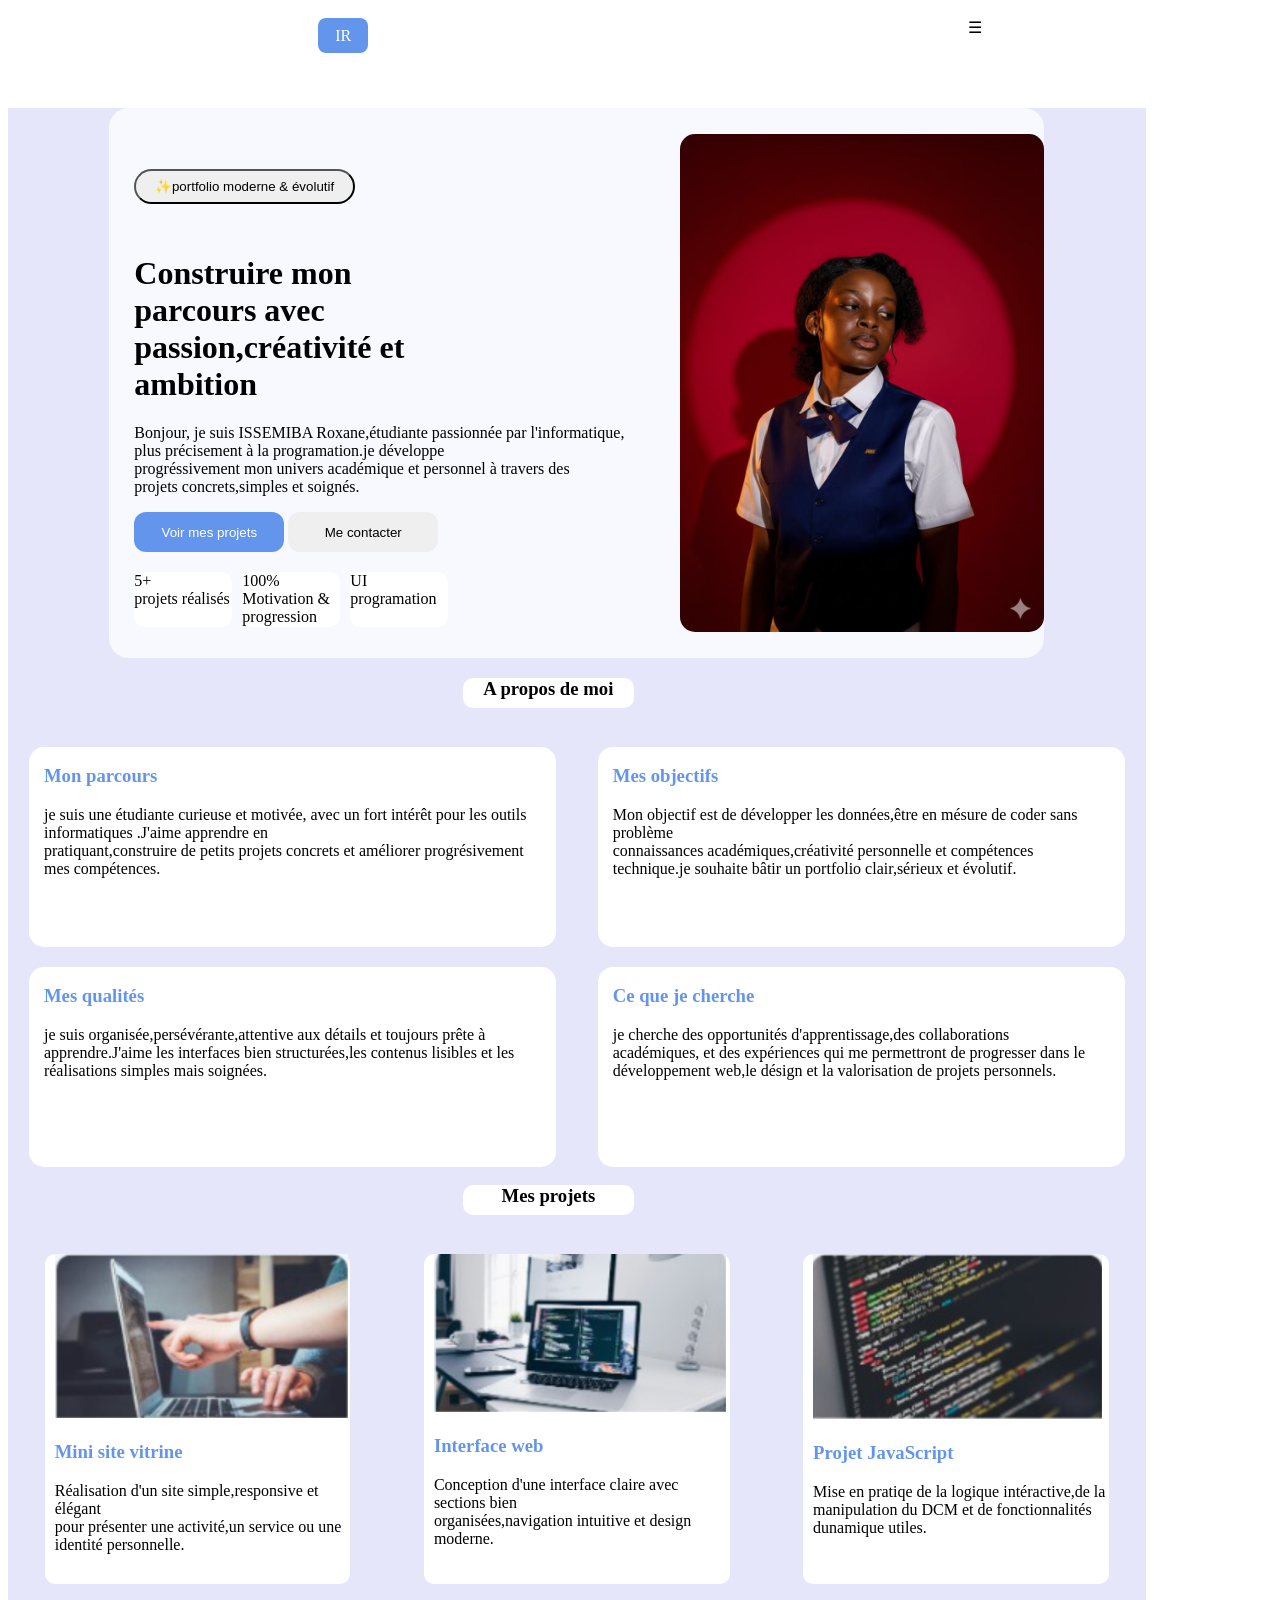
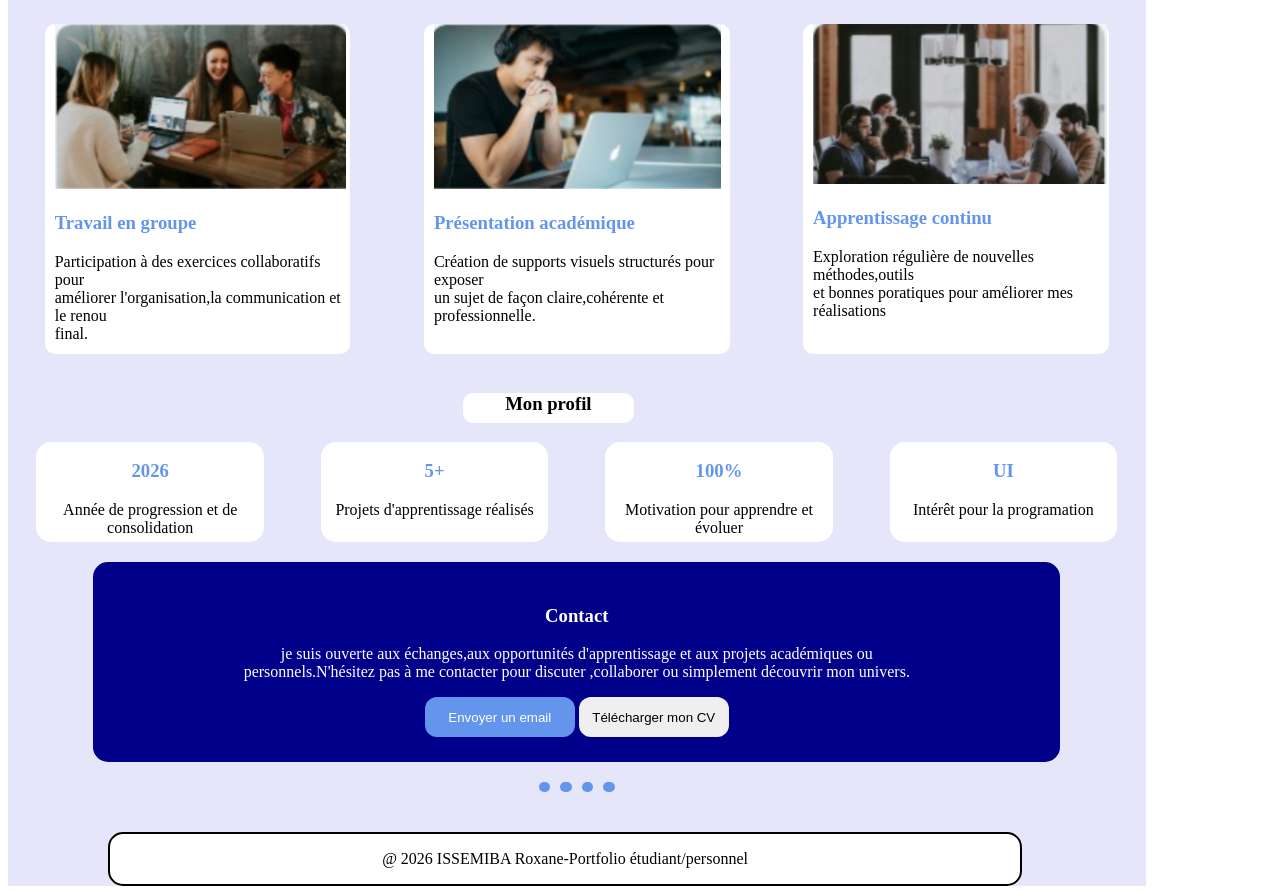
<file: index.html>
<!DOCTYPE html>
<html lang="en">
<head>
    <meta charset="UTF-8">
    <meta name="viewport" content="width=device-width, initial-scale=1.0">
    <title>Roxane</title>
    <link rel="stylesheet" href="CSS/exo9.CSS">
</head>
<body>
    <div class="ligne">
        <div class="logo">IR</div>
        <div class="menu">
            <input type="checkbox" name=""id="int">
            <label for="int" class="label">☰</label>
            <ul class="ul">
            <li><a href="#pt">Accueil</a></li>
            <li><a href="#pr">A propos</a></li>
            <li><a href="#pn">Projets</a></li>
            <li><a href="#pm">Profil</a></li>
            <li><a href="#pl">Contact</a></li>
            </ul> 
        </div>
    </div>
    <div class="container">
        <div class="rectangle" id="pt">
            <div>
              <button class="portfolio">✨portfolio moderne & évolutif</button>
            <h1>Construire mon <br>parcours avec <br>passion,créativité et <br>ambition</h1>
            <p>Bonjour, je suis ISSEMIBA Roxane,étudiante passionnée par l'informatique,<br>plus précisement à la programation.je développe <br>progréssivement mon univers académique et personnel à travers des <br>projets concrets,simples et soignés.</p>
            <button class="bt1">Voir mes projets</button>
            <button class="bt2">Me contacter</button>
         <div class="carré">
         <div class="carré1">5+<br>projets réalisés</div>
         <div class="carré1">100% <br>Motivation & progression</div>
         <div class="carré1">UI <br>programation</div>
        </div>
            </div>
        <img src="image/IMG-20251021-WA0005.jpg" alt="" class="photo">
        </div>
        <h3 class="text" id="pr">A propos de moi</h3>
        <div class="rect1">
         <div class="rect4"><h3 class="r">Mon parcours</h3> je suis une étudiante curieuse et motivée, avec un fort intérêt pour les outils <br> informatiques .J'aime apprendre en <br>pratiquant,construire de petits projets concrets et améliorer progrésivement <br>mes compétences.</div>
         <div class="rect4"><h3 class="r">Mes objectifs</h3>Mon objectif est de développer les données,être en mésure de coder sans problème <br>connaissances académiques,créativité personnelle et compétences <br>technique.je souhaite bâtir un portfolio clair,sérieux et évolutif.</div>
        </div>
        <div class="rect1">
         <div class="rect4"><h3 class="r">Mes qualités</h3>je suis organisée,persévérante,attentive aux détails et toujours prête à <br>apprendre.J'aime les interfaces bien structurées,les contenus lisibles et les <br>réalisations simples mais soignées.</div>
         <div class="rect4"><h3 class="r">Ce que je cherche</h3>je cherche des opportunités d'apprentissage,des collaborations <br>académiques, et des expériences qui me permettront de progresser dans le <br>développement web,le désign et la valorisation de projets personnels.</div>
        </div>
         <h3 class="text" id="pn">Mes projets</h3>
         <div class="dis">
         <div class="ca"><img src="image/Capture d'écran 2026-04-13 203510.png" alt=""><h3 class="r">Mini site vitrine</h3><p>Réalisation d'un site simple,responsive et élégant <br>pour présenter une activité,un service ou une <br>identité personnelle.</p></div>
         <div class="ca"><img src="image/Capture d'écran 2026-04-13 203952.png" alt=""><h3 class="r">Interface web</h3><P>Conception d'une interface claire avec sections bien <br>organisées,navigation intuitive et design moderne.</P></div>
         <div class="ca"><img src="image/Capture d'écran 2026-04-13 204204.png" alt=""><h3 class="r">Projet JavaScript</h3><p>Mise en pratiqe de la logique intéractive,de la <br>manipulation du DCM et de fonctionnalités <br>dunamique utiles.</p></div>
         </div>
         <div class="dis">
         <div class="ca"><img src="image/Capture d'écran 2026-04-13 204403.png" alt=""><h3 class="r">Travail en groupe</h3><p>Participation à des exercices collaboratifs pour <br>améliorer l'organisation,la communication et le renou <br>final.</p></div>
         <div class="ca"><img src="image/Capture d'écran 2026-04-13 204547.png" alt=""><h3 class="r">Présentation académique</h3><p>Création de supports visuels structurés pour exposer <br>un sujet de façon claire,cohérente et professionnelle.</p></div>
         <div class="ca"><img src="image/Capture d'écran 2026-04-13 204723.png" alt=""><h3 class="r">Apprentissage continu</h3><p>Exploration régulière de nouvelles méthodes,outils <br>et bonnes poratiques pour améliorer mes réalisations</p></div>
         </div>
         <h3 class="text" id="pm">Mon profil</h3>
         <div class="dernier">
         <div class="vie"><h3 class="r">2026</h3>Année de progression et de <br> consolidation</div>
         <div class="vie"><h3 class="r">5+</h3>Projets d'apprentissage réalisés</div>
         <div class="vie"><h3 class="r">100%</h3>Motivation pour apprendre et évoluer</div>
         <div class="vie"><h3 class="r">UI</h3>Intérêt pour la programation</div>
         </div>
        <div class="fin">
            <div><h3 id="pl">Contact</h3><p>je suis ouverte aux échanges,aux opportunités d'apprentissage et aux projets académiques ou <br>personnels.N'hésitez pas à me contacter pour discuter ,collaborer ou simplement découvrir mon univers.</p><button class="bt1">Envoyer un email</button> <button class="bt2">Télécharger mon CV</button></div>
        </div>
        <div class="avant">
         <div class="rond"></div>
         <div class="rond"></div>
         <div class="rond"></div>
         <div class="rond"></div>
        </div>
        <div class="ligne2">@ 2026 ISSEMIBA Roxane-Portfolio étudiant/personnel</div> 
    </div>
    
    
</body>
</html>
</file>
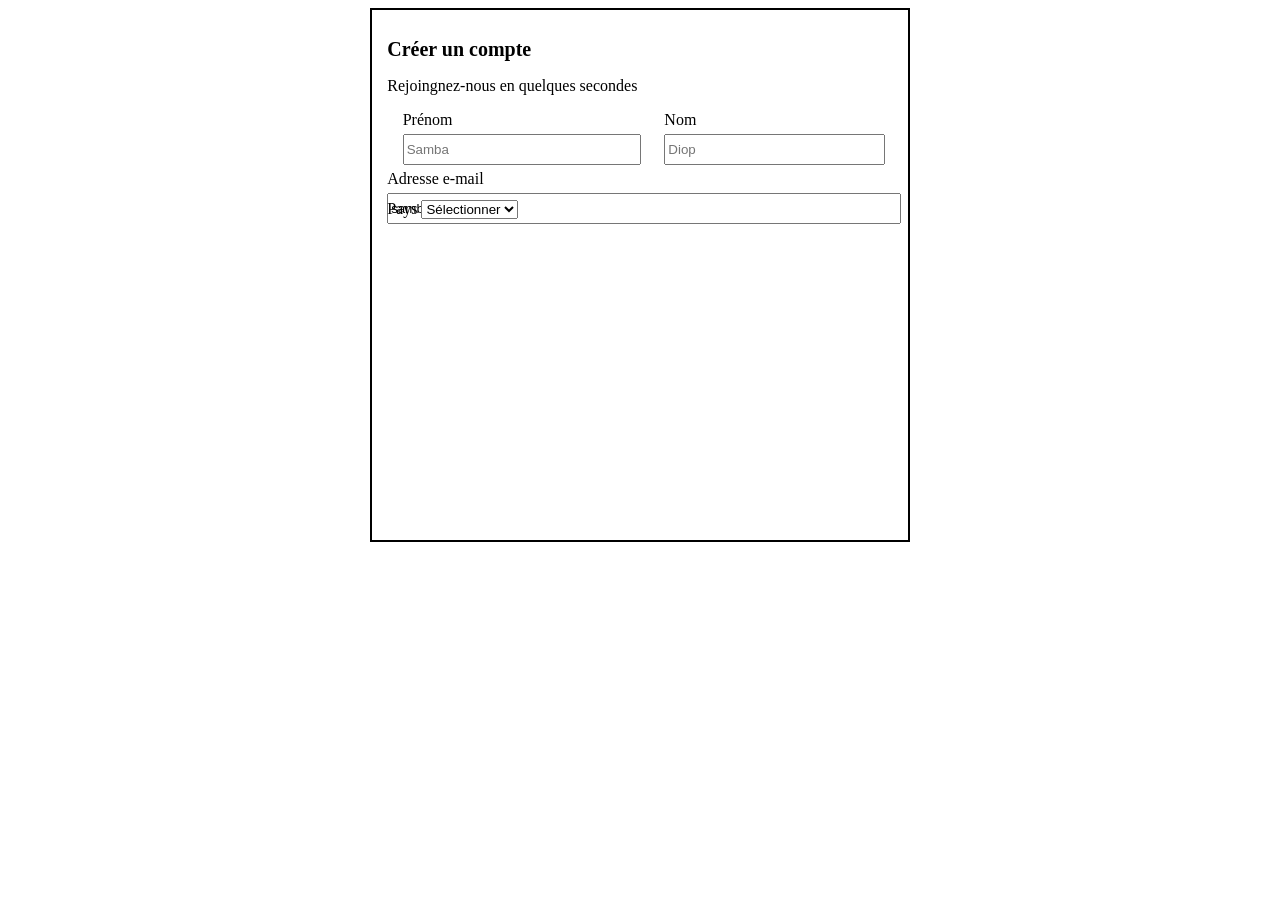
<file: exo3.html>
<!DOCTYPE html>
<html lang="en">

<head>
    <meta charset="UTF-8">
    <meta name="viewport" content="width=device-width, initial-scale=1.0">
    <title>Document</title>
    <link rel="stylesheet" href="CSS/exo3.CSS">
</head>

<body>
    <!-- <div class="container">
        <h1>Créer un compte</h1>
        <h3>Rejoignez-nous en quelques secondes</h3>
        <div class="ligne">
            <div>
                <h3>Prénom</h3>
                <p class="m">Samba</p>
            </div>
            <div>
                <h3>Nom</h3>
                <p class="m">Diop</p>
            </div>
        </div>
        <div>
            <h3>Adresse e-mail></h3>
            <p class="m">samba@exemple.fr</p>
        </div>
        <div>
            <h3>Pays</h3>
            <h2 class="m">Sélectionner...</h2>
        </div>
        <div>
            <h3>Mot de passe</h3>
            <p class="m">Min.8 caractères</p>
        </div>
        <div class="meme">
            <h4>J'accepte les</h4>
            <p class="i">condition d'utilisation</p>
            <h4>et la</h4>
            <p class="i">politique de confidentialité.</p>
        </div>
    </div> -->

    <div class="container">
        <h1>Créer un compte</h1>
        <p>Rejoingnez-nous en quelques secondes</p>

        <div class="contentInput">
            <div>
                <label for="">Prénom</label>
                <input type="text" placeholder="Samba">
            </div>
            <div>
                <label for="">Nom</label>
                <input type="text" placeholder="Diop ">
            </div>
        </div>

        <div class="content">
            <label for="">Adresse e-mail</label>
            <input type="text" value="samba@exemple.fr">
        </div>

         <div class="content">
            <label for="">Pays</label>
           <select name="" id="">
            <option value="">Sélectionner</option>
            <option value="">Gambie</option>
            <option value="">Niger</option>
            <option value="">Gabon</option>

           </select>
        </div>
    </div>
</body>

</html>
</file>
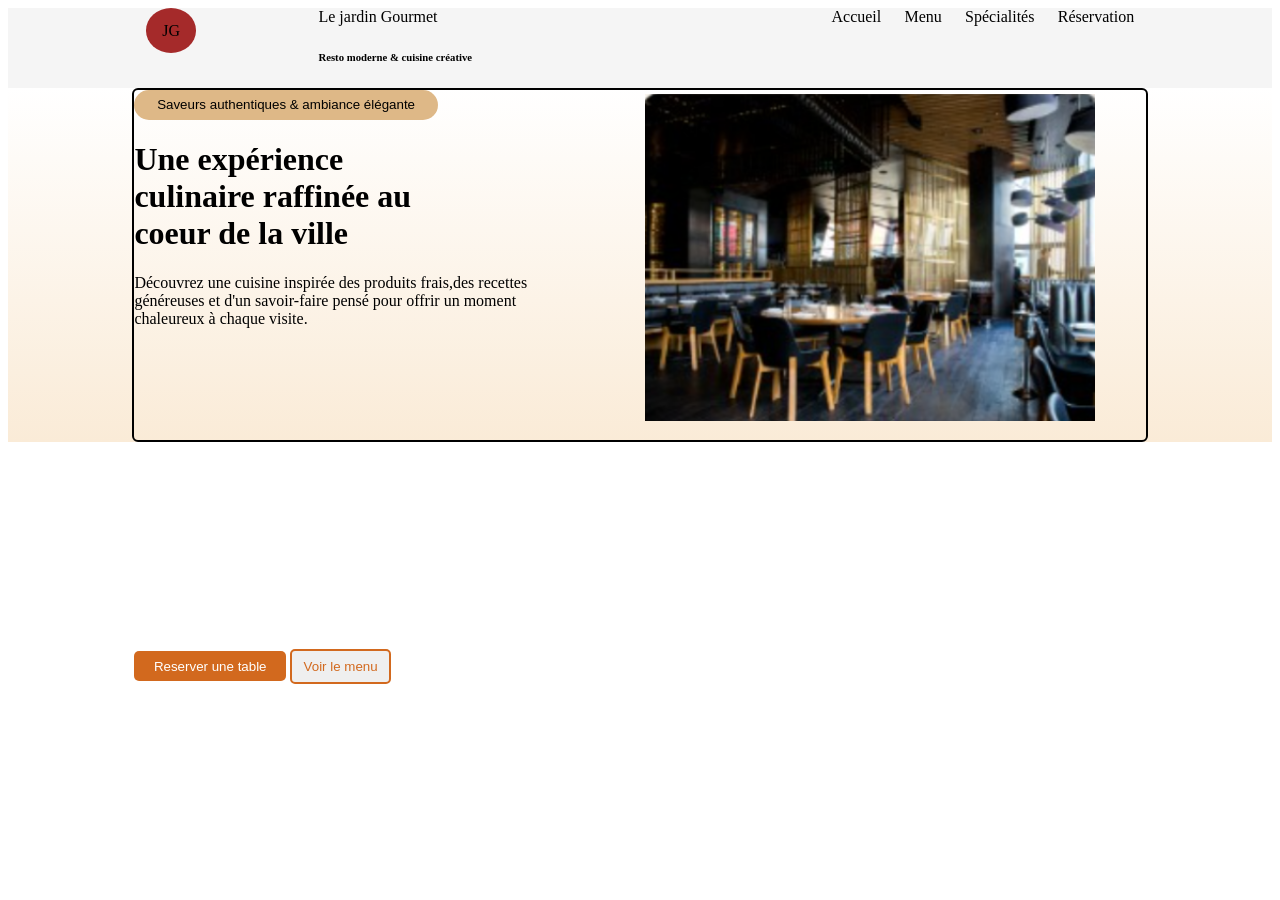
<file: exo7.html>
<!DOCTYPE html>
<html lang="en">
<head>
    <meta charset="UTF-8">
    <meta name="viewport" content="width=device-width, initial-scale=1.0">
    <title>Document</title>
    <link rel="stylesheet" href="CSS/exo7.CSS">
</head>
<body>
    <div class="container">
        <div class="ligne1">
            <div class="rond">JG</div>
            <div class="jardin">Le jardin Gourmet <br><h6>Resto moderne & cuisine créative</h6></div>
            <div class="coin">
            <div>Accueil</div>
            <div>Menu</div>
            <div>Spécialités</div>
            <div>Réservation</div>
            </div>
        </div>
        <div class="tableau">
        <div class="rectangle">
            <button class="bouton1">Saveurs authentiques & ambiance élégante</button>
            <h1>Une expérience <br> culinaire raffinée au <br> coeur de la ville</h1>
           <p>Découvrez une cuisine inspirée des produits frais,des recettes <br>généreuses et d'un savoir-faire pensé pour offrir un moment <br>chaleureux à chaque visite.</p> 
            <button class="bouton2">Reserver une table</button> <button class="bouton3">Voir le menu</button>
            <img src="image/Capture d'écran 2026-04-07 022824.png" alt="Capture" class="photo">
        </div>
        </div>
        
    </div>
    
</body>
</html>
</file>
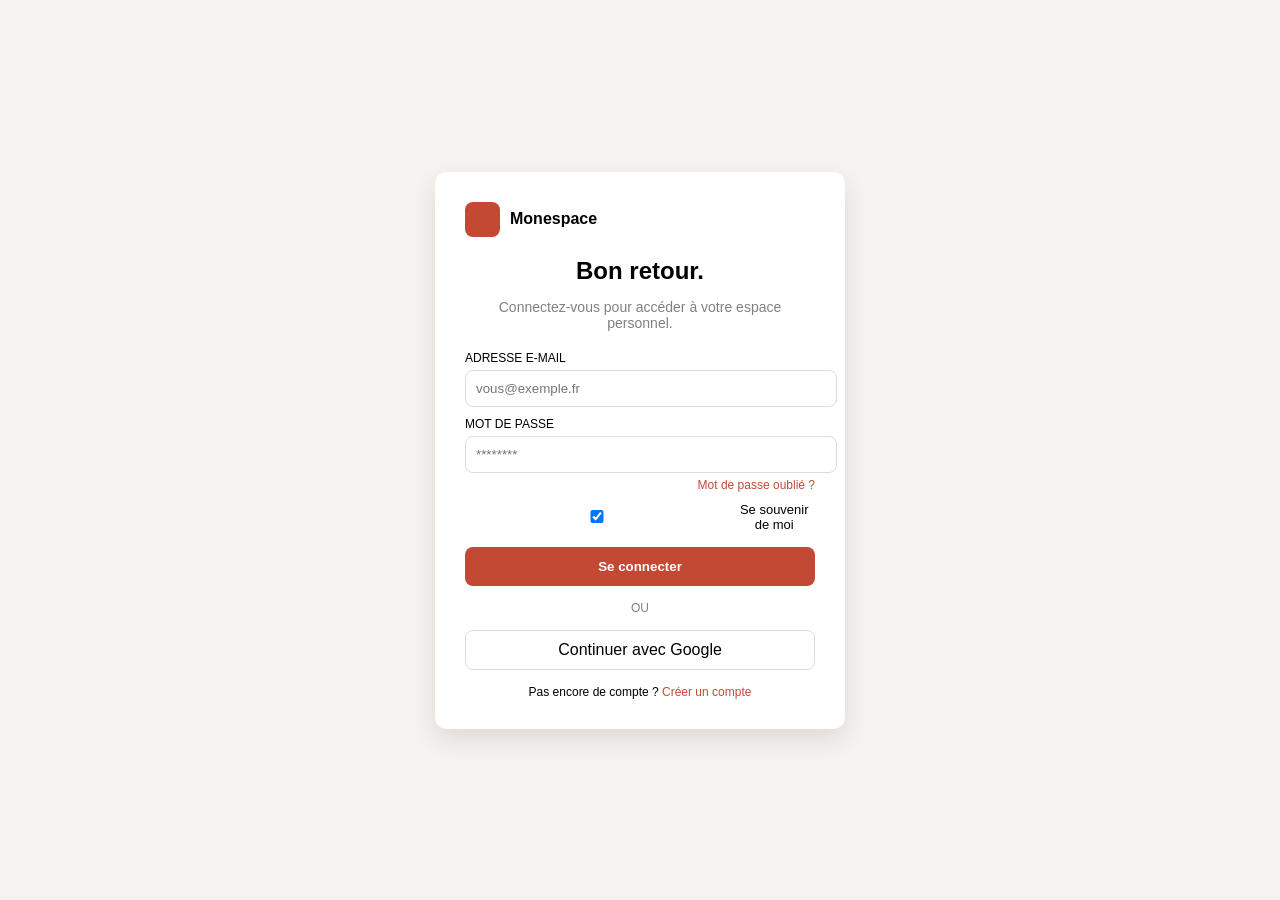
<file: formulaire.html>
<!DOCTYPE html>
<html lang="fr">
<head>
    <meta charset="UTF-8">
    <meta name="viewport" content="width=device-width, initial-scale=1.0">
    <title>Connexion</title>
    <link rel="stylesheet" href="CSS/formulaire.CSS">
</head>
<body>

<div class="container">
    <div class="header">
        <div class="icon"></div>
        <strong>Monespace</strong>
    </div>

    <h2>Bon retour.</h2>
    <p>Connectez-vous pour accéder à votre espace personnel.</p>

    <label>ADRESSE E-MAIL</label>
    <input type="email" placeholder="vous@exemple.fr">

    <label>MOT DE PASSE</label>
    <input type="password" placeholder="********">

    <div class="forgot">Mot de passe oublié ?</div>

    <div class="remember">
        <input type="checkbox" checked>
        <span>Se souvenir de moi</span>
    </div>

    <button>Se connecter</button>

    <div class="divider">OU</div>

    <div class="google">Continuer avec Google</div>

    <div class="footer">
        Pas encore de compte ? <span>Créer un compte</span>
    </div>
</div>

</body>
</html>
</file>
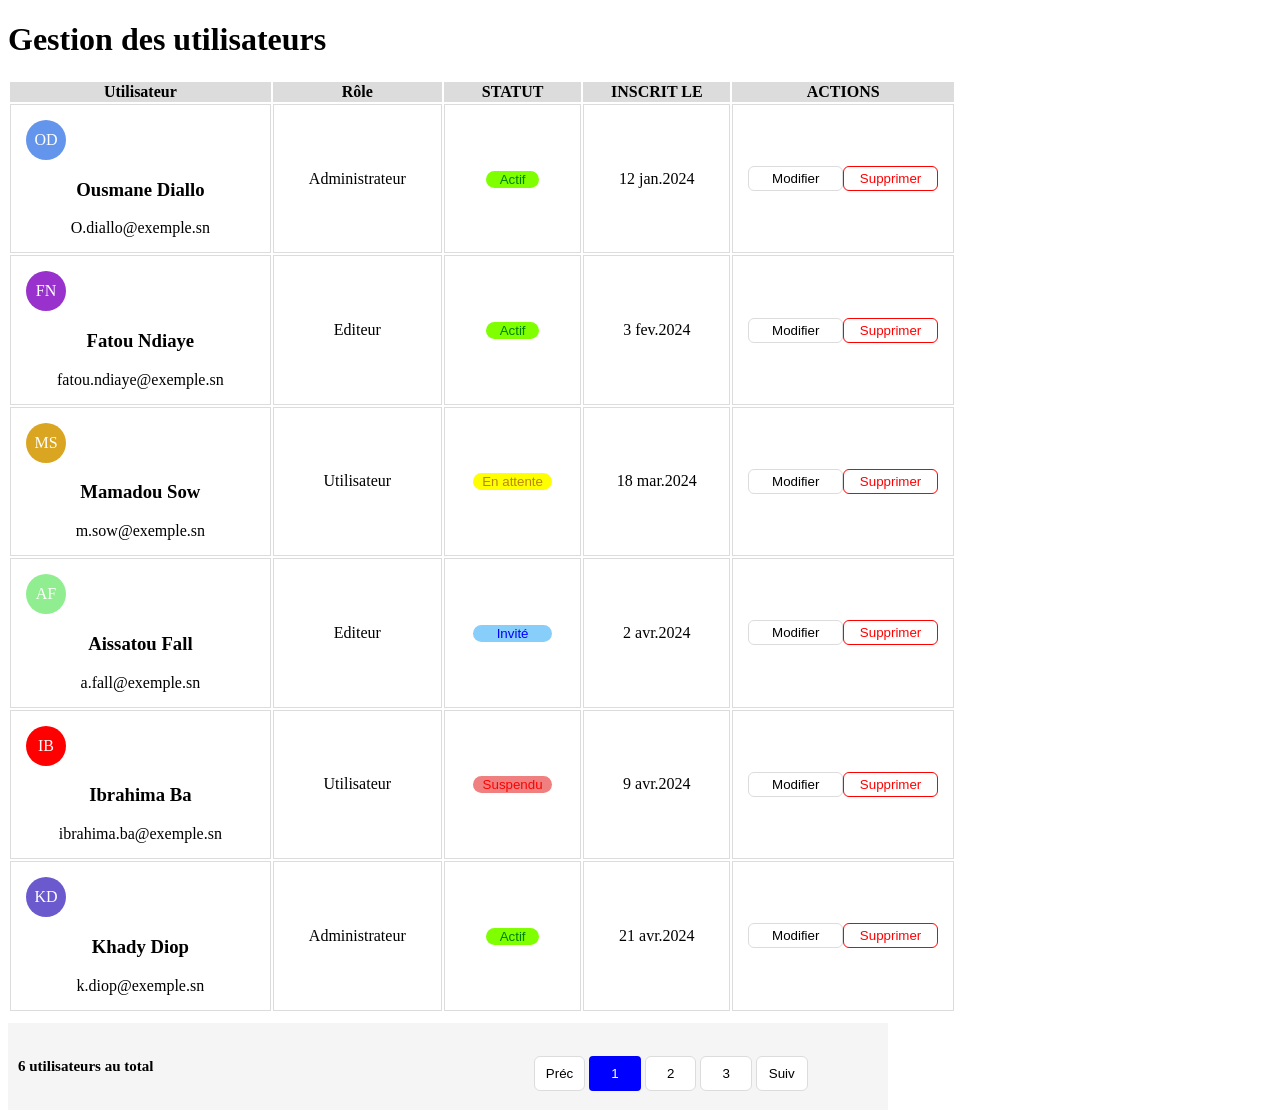
<file: tableau.html>
<!DOCTYPE html>
<html lang="en">
<head>
    <meta charset="UTF-8">
    <meta name="viewport" content="width=device-width, initial-scale=1.0">
    <title>Document</title>
    <link rel="stylesheet" href="CSS/tableau.CSS">
</head>
<body>
    <h1>Gestion des utilisateurs</h1>
 <table>
    <thead>
        <tr>
            <th>Utilisateur</th>
            <th>Rôle</th>
            <th>STATUT</th>
            <th>INSCRIT LE</th>
            <th>ACTIONS</th>
        </tr>
    </thead>

    <tbody>
        <tr>
            <td><div class="logo">OD</div><h3>Ousmane Diallo</h3>O.diallo@exemple.sn</td>
            <td>Administrateur</td>
            <td><button class="A">Actif</button></td>
            <td>12 jan.2024</td>
            <td><button class="MO">Modifier</button><button class="su">Supprimer</button></td>
        </tr>

        <tr>
            <td><div class="logo1">FN</div><h3>Fatou Ndiaye</h3>fatou.ndiaye@exemple.sn</td>
            <td>Editeur</td>
            <td><button class="A">Actif</button></td>
            <td>3 fev.2024</td>
            <td><button class="MO">Modifier</button><button class="su">Supprimer</button></td>
        </tr>
        <tr>
            <td><div class="logo2">MS</div><h3>Mamadou Sow</h3>m.sow@exemple.sn</td>
            <td>Utilisateur</td>
            <td><button class="E">En attente</button></td>
            <td>18 mar.2024</td>
            <td><button class="MO">Modifier</button><button class="su">Supprimer</button></td>
        </tr>
        <tr>
            <td><div class="logo3">AF</div><h3>Aissatou Fall</h3>a.fall@exemple.sn</td>
            <td>Editeur</td>
            <td><button class="I">Invité</button></td>
            <td>2 avr.2024</td>
            <td><button class="MO">Modifier</button><button class="su">Supprimer</button></td>
        </tr>
        <tr>
            <td><div class="logo4">IB</div><h3>Ibrahima Ba</h3>ibrahima.ba@exemple.sn</td>
            <td>Utilisateur</td>
            <td><button class="S">Suspendu</button></td>
            <td>9 avr.2024</td>
            <td><button class="MO">Modifier</button><button class="su">Supprimer</button></td>
        </tr>
        <tr>
            <td><div class="logo5">KD</div><h3>Khady Diop</h3>k.diop@exemple.sn</td>
            <td>Administrateur</td>
            <td><button class="A">Actif</button></td>
            <td>21 avr.2024</td>
            <td><button class="MO">Modifier</button><button class="su">Supprimer</button></td>
        </tr>
        
    </tbody>
</table>
<div class="pagination">
    <h5 class="tes">6 utilisateurs au total</h5>
    
    <div class="page">
        <button class="next">Préc</button>
        <button class="c">1</button>
        <button class="next">2</button>
        <button class="next">3</button>
        <button class="next">Suiv</button>
    </div>
</div>

 
</body>
</html>
</file>
<file: CSS/exo9.CSS>
.ligne{
    position: sticky;
    top: 0;
    width: 100%;
    height: 60px;
    background-color: white;
    display: flex;
    justify-content: space-around;
    padding: 10px;
}
.logo{
   width: 4%;
   height: 35px;
   border-radius: 8px;
   background-color:cornflowerblue ;
   display: flex;
   justify-content: center;
   align-items: center;
   color: white;
}
.menu{
    display: flex;
    gap: 10px;
}
#int{
    display: none;
}
.label{
    cursor: pointer;
}
.ul li{
    list-style: none;
}
.ul{
    position: fixed;
    top: 100px;
    right: -100%;
}
#int:checked+label+.ul{
    right: 0;
}
.container{
    background-color: lavender;
    width: 90%;
}
.rectangle{
    display: flex;
    align-items: center;
    justify-content: space-between;
    gap:20px;
    width: 80%;
    height: 550px;
    border-radius: 20px;
    margin: 20px auto;
    background-color: ghostwhite;
    padding-left: 25px;
}
.portfolio{
    width: 45%;
    height: 35px;
    border-radius: 20px;
    margin: 30px auto;
}
.photo{
    border-radius: 15px;
    width: 40%;
    height: auto;
    display: block;
    margin-left: auto;
}
.bt1{
    width: 150px;
    height: 40px;
    background-color: cornflowerblue;
    color: white;
    border-radius: 12px;
    border: none;
}
.bt2{
    width: 150px;
    height: 40px;
    border-radius: 12px;
    border: none;
}
.carré{
  display: flex;  
  justify-content: flex-start;
  gap: 10px;
  margin-top: 20px;
}
.carré1{
    width: 20%;
    height: 55px;
    border-radius: 10px;
    background-color: white;
}
.text{
    border-radius: 10px;
    width: 15%;
    height: 30px;
    text-align: center;
    margin-left: 40%;
    background-color: white;
}
.rect1{
    display: flex;
    justify-content: space-around;
}
.rect4{
    width: 45%;
    height: 200px;
    border-radius: 15px;
    margin-top: 20px;
    background-color: white;
    padding-left: 15px;
}
.r{
    color: cornflowerblue;
}
.dis{
    display: flex;

}
.ca{
    width:26% ;
    height: 330px;
    margin: 20px auto;
    border-radius: 10px;
    background-color: white;
    padding-left: 10px;
}
.dernier{
    display: flex;
    justify-content: space-around;
}
.vie{
    width: 20%;
    height: 100px;
    border-radius: 15px;
    text-align: center;
    background-color: white;
}
.fin{
    width: 85%;
    height: 200px;
    background-color: darkblue;
    border-radius: 15px;
    display: flex;
    margin: 20px auto;
    color: white;
    text-align: center;
    display: flex;
    justify-content: center;
    align-items: center;
}
.rond{
    width: 1%;
    height: 10px;
    border-radius: 30px;
    background-color: cornflowerblue;
}
.avant{
    display: flex;
    justify-content: center;
    gap: 10px;
}
.ligne2{
    border: 2px solid black;
    background-color: white;
    width: 80%;
    height: 50px;
    margin-top: 40px;
    border-radius: 15px;
    margin-left: 100px;
    display: flex;
    justify-content: center;
    align-items: center;
}
@media screen and (max-width: 768px){
    .rectangle{
        flex-direction: column;
        text-align: center;
    }

    .photo{
        width: 100%;
    }
    .ligne {
        flex-direction: column;
        height: auto;
        padding: 10px;
        gap: 10px;
    }

    .logo {
        width: 40px;
        height: 40px;
        margin: auto;
    }

    .menu {
        flex-direction: column;
        align-items: center;
    }

    .container {
        width: 100%;
    }

    .rectangle {
        width: 95%;
        height: auto;
        padding: 15px;
    }

    .photo {
        position: static;
        width: 100%;
        height: auto;
        margin-top: 20px;
    }

    .portfolio {
        width: 60%;
    }

    .carré {
        flex-direction: column;
        align-items: center;
    }

    .carré1 {
        width: 80%;
    }

    .text {
        width: 60%;
        margin-left: auto;
        margin-right: auto;
    }

    .rect1 {
        flex-direction: column;
        align-items: center;
    }

    .rect4 {
        width: 90%;
    }

    .dis {
        flex-direction: column;
    }

    .ca {
        width: 90%;
        height: auto;
    }

    .dernier {
        flex-direction: column;
        align-items: center;
        gap: 15px;
    }

    .vie {
        width: 80%;
    }

    .fin {
        width: 95%;
        height: auto;
        padding: 20px;
    }

    .ligne2 {
        width: 90%;
        margin-left: auto;
        margin-right: auto;
    }
}
</file>
<file: CSS/exo3.CSS>
/* .container{
    width: 80%;
    height: 100%;
    border: 2px solid black;
    padding-left: 10%;
}
.ligne{
    display: flex;
    gap: 25%;
}
.meme{
    display: flex;
}
.i{
    color: cornflowerblue;
}
.m{
    padding-left: 2%;
} */

.container{
    width: 40%;
    height: 500px;
    border: 2px solid black;
    margin: 0 auto;
    padding: 15px;
}

.container h1{
    font-size: 20px;
}

.container p{
    font-size: 16px;
}

.contentInput{
    width: 100%;
    display: flex;
    justify-content: space-around;
}

.contentInput div input{
    width: 100%;
    margin-top: 5px;
    height: 25px;
}

.content{
    width: 90%;
    margin: 0 auto;
    margin-top: 15px;
}

.content input{
    width: 100%;
    margin-top: 5px;
    height: 25px;
}
.content {
    width: 100%;
    margin-top: 5px;
    height: 25px;
}
</file>
<file: CSS/exo7.CSS>
.container{
    background-color: white;
    width: 100%;
    height: 100%;
}
.ligne1{
    background-color: whitesmoke;
    display: flex;
    justify-content: space-around;
}
.rond{
    background-color: brown;
    border-radius: 50%;
    width: 4%;
    height: 45px;
    display: flex;
    justify-content: center;
    align-items: center;
}
.jardin{
    justify-content: flex-start;
    transform: translate(-100%);
}
.coin{
    display: flex;
    justify-content: flex-end;
    gap: 10%;
}
.tableau{
    background: linear-gradient(white,antiquewhite);
}
.rectangle{
    border: 2px solid black;
    height: 350px;
    width: 80%;
    border-radius: 6px;
    margin: auto;
}
.bouton1{
    background-color: burlywood;
    border: none;
    border-radius: 30px;
    width: 30%;
    height: 30px;
}
.bouton2{
    background-color: chocolate;
    border: none;
    border-radius: 5px;
    width:15% ;
    height:30px ;
    color: white;
    top: 50%;
}
.bouton3{
    border: 2px solid chocolate;
    border-radius: 5px;
    height: 35px;
    width:10% ;
    color: chocolate;
}
.photo{
    width: 450px;
    height: auto;
    position: relative;
    top: -250px;
    left: 250px;
}
</file>
<file: CSS/formulaire.CSS>
body {
    margin: 0;
    font-family: Arial, sans-serif;
    background: #f6f2ef;
    display: flex;
    justify-content: center;
    align-items: center;
    height: 100vh;
}

.container {
    background: #fff;
    width: 350px;
    padding: 30px;
    border-radius: 12px;
    box-shadow: 0 10px 25px rgba(0,0,0,0.1);
    text-align: center;
}

.header {
    display: flex;
    align-items: center;
    gap: 10px;
    margin-bottom: 20px;
}

.icon {
    width: 35px;
    height: 35px;
    background: #c44934;
    border-radius: 8px;
}

h2 {
    margin: 10px 0 5px;
}

p {
    font-size: 14px;
    color: gray;
    margin-bottom: 20px;
}

label {
    display: block;
    text-align: left;
    font-size: 12px;
    margin: 10px 0 5px;
}

input {
    width: 100%;
    padding: 10px;
    border-radius: 8px;
    border: 1px solid #ddd;
    outline: none;
}

.forgot {
    text-align: right;
    font-size: 12px;
    color: #c44934;
    margin: 5px 0 10px;
}

.remember {
    display: flex;
    align-items: center;
    gap: 5px;
    font-size: 13px;
    margin-bottom: 15px;
}

button {
    width: 100%;
    padding: 12px;
    background: #c44934;
    border: none;
    border-radius: 8px;
    color: white;
    font-weight: bold;
    cursor: pointer;
}

.divider {
    margin: 15px 0;
    font-size: 12px;
    color: gray;
}

.google {
    border: 1px solid #ddd;
    padding: 10px;
    border-radius: 8px;
    cursor: pointer;
}

.footer {
    margin-top: 15px;
    font-size: 12px;
}

.footer span {
    color: #c44934;
    cursor: pointer;
}
</file>
<file: CSS/tableau.CSS>
table{
    width: 75%;
    text-align: center;
}

th {
    background-color: gainsboro;
    color: black;
}

td{
    border: 1px solid gainsboro;
    padding: 15px;
}

.pagination{
    width: 50%;
    display: flex;
    justify-content: space-between; 
    padding: 10px;
    align-items: center;

    margin-top: 10px;
}

.page{
    width: 40%;
    background-color: whitesmoke;
    height: 20px;
}
.logo{
    width: 40px;
    height: 40px;
    background-color: cornflowerblue;
    color: white;
    display: flex;
    justify-content: center;
    align-items: center;
    border-radius: 50%;
    margin-right: 10px;
}
.logo1{
    width: 40px;
    height: 40px;
    background-color: darkorchid;
    color: white;
    display: flex;
    justify-content: center;
    align-items: center;
    border-radius: 50%;
    margin-right: 10px;
}
.logo2{
    width: 40px;
    height: 40px;
    background-color: goldenrod;
    color: white;
    display: flex;
    justify-content: center;
    align-items: center;
    border-radius: 50%;
    margin-right: 10px;
}
.logo3{
    width: 40px;
    height: 40px;
    background-color: lightgreen;
    color: white;
    display: flex;
    justify-content: center;
    align-items: center;
    border-radius: 50%;
    margin-right: 10px;
}
.logo4{
    width: 40px;
    height: 40px;
    background-color:red;
    color: white;
    display: flex;
    justify-content: center;
    align-items: center;
    border-radius: 50%;
    margin-right: 10px;
}
.logo5{
    width: 40px;
    height: 40px;
    background-color: slateblue;
    color: white;
    display: flex;
    justify-content: center;
    align-items: center;
    border-radius: 50%;
    margin-right: 10px;
}
.tes{
    color: black;
    font-size: 15px;

}
.pagination{
    width: 68%;
    background-color: whitesmoke;
    display: flex;
    justify-content: space-between; 
    padding: 10px;
    align-items: center;
    margin-top: 10px;
}
.su{
    background-color: white;
    color: red;
    border: 1px solid red;
    height: 25px;
    border-radius: 6px;
    width: 50%;
}
.A{
    background-color: chartreuse;
    color: green;
    border-radius: 10px;
    border: none;
    width: 50%;
}
.MO{
    background-color: white;
    border: 1px solid gainsboro;
    height: 25px;
    border-radius: 6px;
    width: 50%;
}
.E{
   background-color: yellow;
    color: darkgoldenrod;
    border-radius: 10px;
    border: none;
    width: 75%;  
}
.I{
    background-color: lightskyblue;
    color: blue;
    border-radius: 10px;
    border: none;
    width: 75%;
}
.S{
    background-color: lightcoral;
    color: red;
    border-radius: 10px;
    border: none;
    width: 75%;
}
.c{
    background-color: blue;
    border: none;
    border-radius: 4px;
    color: white;
    width: 15%;
    height: 35px;
}
.next{
    background-color: white;
    width: 15%;
    height: 35px;
    border-radius: 6px;
    border: 1px solid gainsboro;
}
</file>
